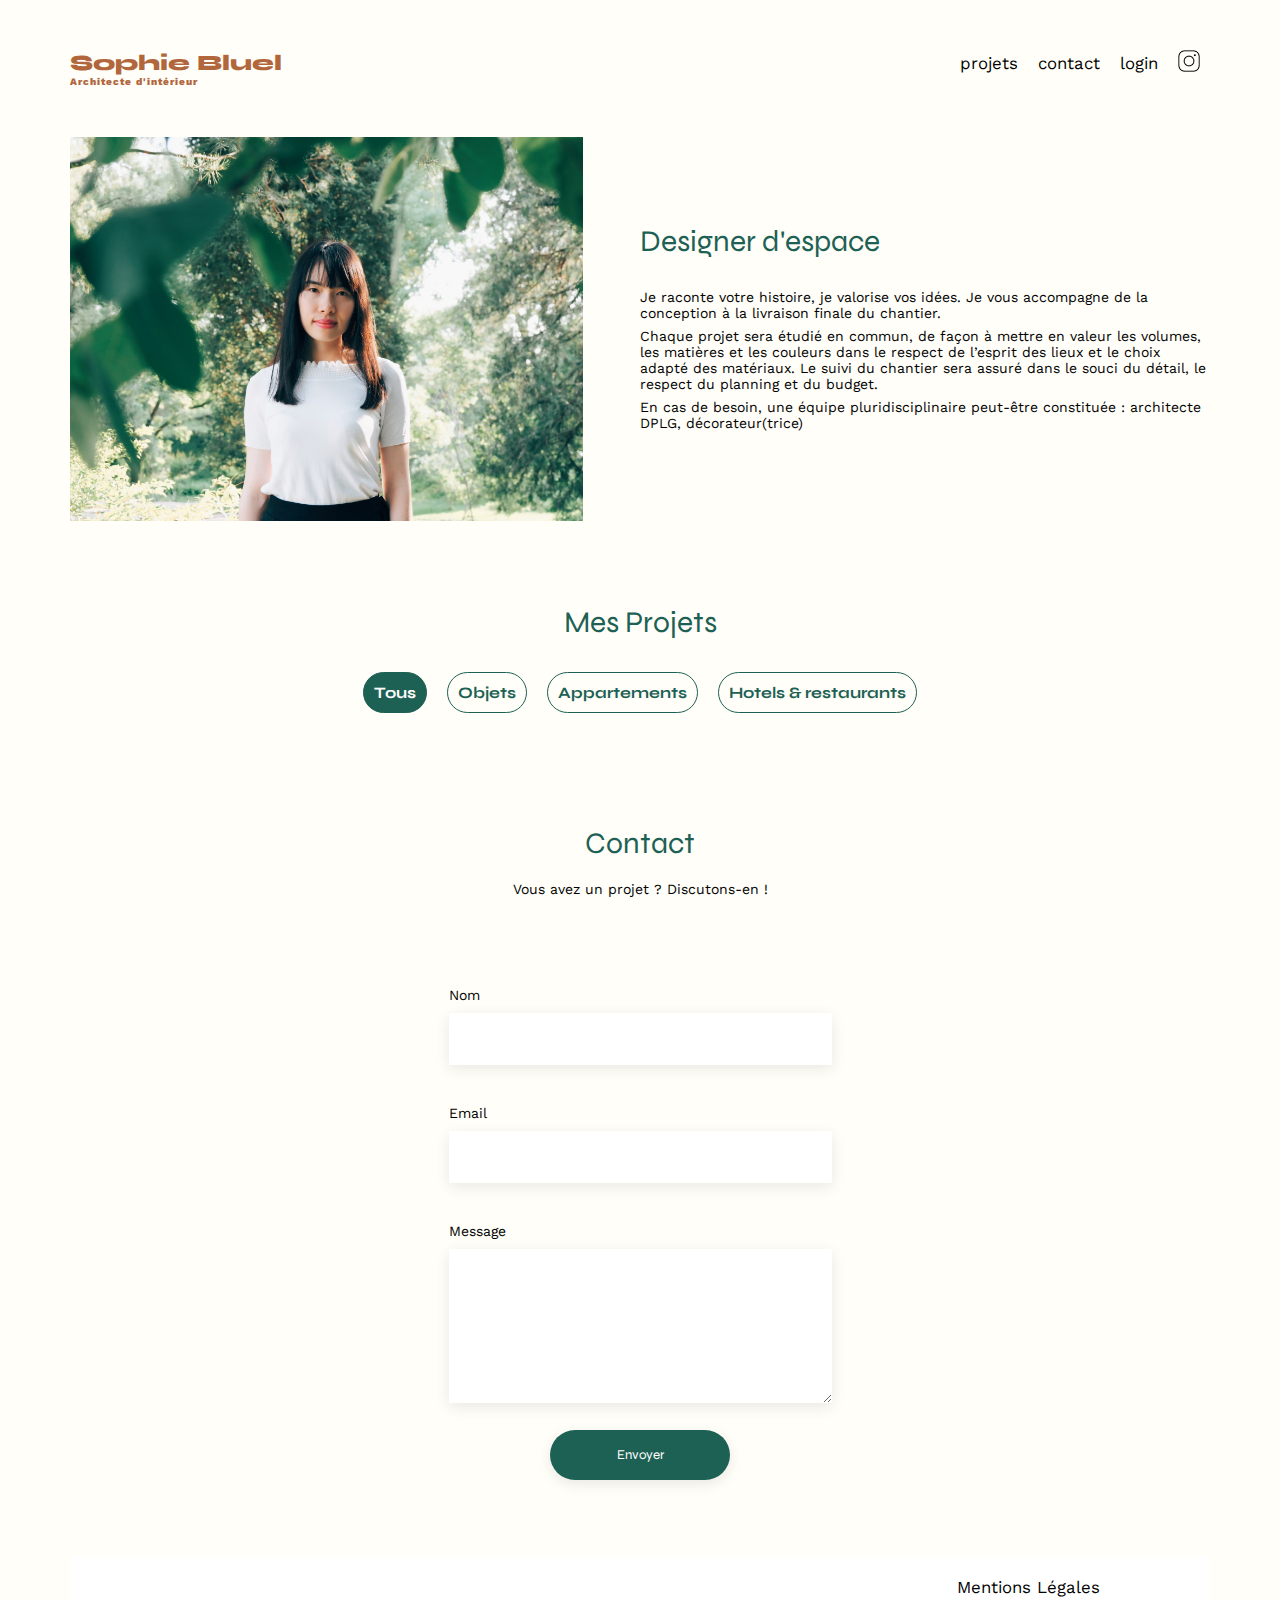
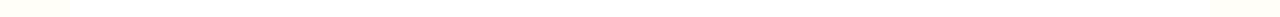
<file: FrontEnd/index.html>
<!DOCTYPE html>
<html lang="fr">
  <head>
    <meta charset="UTF-8" />
    <title>Sophie Bluel - Architecte d'intérieur</title>
    <meta name="viewport" content="width=device-width, initial-scale=1.0" />
    <link rel="preconnect" href="https://fonts.googleapis.com" />
    <link rel="preconnect" href="https://fonts.gstatic.com" crossorigin />
    <link
      href="https://fonts.googleapis.com/css2?family=Syne:wght@700;800&family=Work+Sans:wght@400;700;800&display=swap"
      rel="stylesheet"
    />
    <link
      rel="stylesheet"
      href="https://cdnjs.cloudflare.com/ajax/libs/font-awesome/6.2.1/css/all.min.css"
      integrity="sha512-MV7K8+y+gLIBoVD59lQIYicR65iaqukzvf/nwasF0nqhPay5w/9lJmVM2hMDcnK1OnMGCdVK+iQrJ7lzPJQd1w=="
      crossorigin="anonymous"
      referrerpolicy="no-referrer"
    />
    <meta name="description" content="" />
    <link rel="stylesheet" href="./assets/style.css" />
  </head>
  <body>
    <header>
      <h1>Sophie Bluel <span>Architecte d'intérieur</span></h1>
      <nav>
        <ul>
          <li><a href="#portfolio">projets</a></li>
          <li><a href="#contact">contact</a></li>
          <li class="login_logout"><a href="./login.html">login</a></li>
          <li><img src="./assets/icons/instagram.png" alt="Instagram" /></li>
        </ul>
      </nav>
    </header>
    <main>
      <aside id="modal1" class="modal" aria-hidden="true" style="display: none">
        <div class="modal-1 js-modal-stop" tabindex="0">
          <i class="fa-solid fa-xmark" tabindex="0"></i>
          <h3 class="titlemodal">Galerie photo</h3>
          <div class="project-modale"></div>
          <button class="button1" tabindex="0">
            <span tabindex="0">Ajouter une photo</span>
          </button>
        </div>

        <div class="modal-2 js-modal-stop" tabindex="0">
          <i class="fa-solid fa-arrow-left"></i>
          <i class="fa-solid fa-xmark" tabindex="0"></i>
          <h3 class="titlemodal" tabindex="0">Ajout Photo</h3>
          <div class="ajoutPhoto" tabindex="0">
            <i class="fa-regular fa-image fa-xl"></i>
            <label class="button3" for="file">
              + Ajouter photo
              <input
                type="file"
                id="file"
                accept="image/jpeg, image/png"
                required
                tabindex="0"
              />
            </label>
            <p class="instruction">jpg, png : 4mo max</p>
          </div>
          <form action="#" method="post">
            <label for="title">Titre</label>
            <input type="text" name="title" id="title" required tabindex="0" />
            <label for="categories">Catégorie</label>
            <select id="categories" required tabindex="0">
              <option value="" disabled selected hidden>
                Choisissez une catégorie
              </option>
              <option value="1" label="objets">objets</option>
              <option value="2" label="appartements">appartements</option>
              <option value="3" label="hotels et restaurants">
                hotels & restaurants
              </option>
            </select>
          </form>
          <button class="btn_validate" type="submit" tabindex="0">
            Valider
          </button>
        </div>
      </aside>

      <div class="ModeEdition">
        <i class="fa-solid fa-pen-to-square fa-sm modif_icon1"></i>
        <p>Mode édition</p>
      </div>
      <div id="introduction">
        <figure>
          <img src="./assets/images/sophie-bluel.png" alt="" />
        </figure>
        <article>
          <h2>Designer d'espace</h2>
          <p>
            Je raconte votre histoire, je valorise vos idées. Je vous accompagne
            de la conception à la livraison finale du chantier.
          </p>
          <p>
            Chaque projet sera étudié en commun, de façon à mettre en valeur les
            volumes, les matières et les couleurs dans le respect de l’esprit
            des lieux et le choix adapté des matériaux. Le suivi du chantier
            sera assuré dans le souci du détail, le respect du planning et du
            budget.
          </p>
          <p>
            En cas de besoin, une équipe pluridisciplinaire peut-être constituée
            : architecte DPLG, décorateur(trice)
          </p>
        </article>
      </div>
      <section id="portfolio">
        <h2>Mes Projets</h2>
        <a href="#modal1" class="js-modal modif_button">
          <i class="fa-solid fa-pen-to-square"></i>
          <p>modifier</p>
        </a>
        <div class="filtres">
          <div class="tous"><p>Tous</p></div>
          <div class="objets"><p>Objets</p></div>
          <div class="appartements"><p>Appartements</p></div>
          <div class="hotels"><p>Hotels & restaurants</p></div>
        </div>
        <div class="gallery"></div>
      </section>
      <section id="contact">
        <h2>Contact</h2>
        <p>Vous avez un projet ? Discutons-en !</p>
        <form action="#" method="post">
          <label for="name">Nom</label>
          <input type="text" name="name" id="name" />
          <label for="email">Email</label>
          <input type="email" name="email" id="email" />
          <label for="message">Message</label>
          <textarea name="message" id="message" cols="30" rows="10"></textarea>
          <input type="submit" value="Envoyer" />
        </form>
      </section>
    </main>

    <footer>
      <nav>
        <ul>
          <li>Mentions Légales</li>
        </ul>
      </nav>
    </footer>
    <script src="./assets/Script/script.js"></script>
  </body>
</html>
</file>
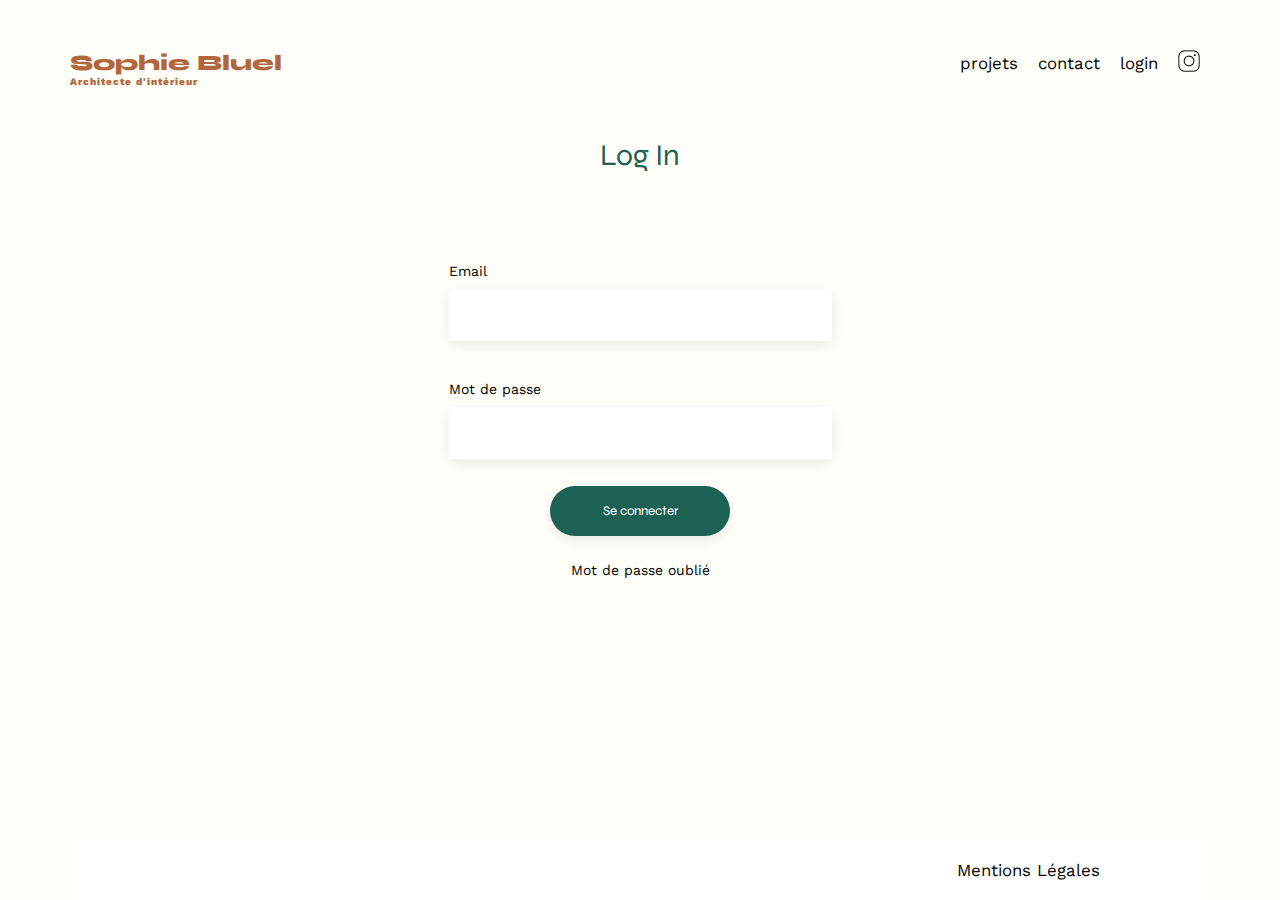
<file: FrontEnd/login.html>
<!DOCTYPE html>
<html lang="fr">
	<head>
		<meta charset="UTF-8">
		<title>Sophie Bluel - Architecte d'intérieur</title>
		<meta name="viewport" content="width=device-width, initial-scale=1.0">
		<link rel="preconnect" href="https://fonts.googleapis.com">
		<link rel="preconnect" href="https://fonts.gstatic.com" crossorigin>
		<link href="https://fonts.googleapis.com/css2?family=Syne:wght@700;800&family=Work+Sans:wght@400;700;800&display=swap" rel="stylesheet">
		<link rel="stylesheet" href="https://cdnjs.cloudflare.com/ajax/libs/font-awesome/6.2.1/css/all.min.css" integrity="sha512-MV7K8+y+gLIBoVD59lQIYicR65iaqukzvf/nwasF0nqhPay5w/9lJmVM2hMDcnK1OnMGCdVK+iQrJ7lzPJQd1w==" crossorigin="anonymous" referrerpolicy="no-referrer">
		<meta name="description" content="">
		<link rel="stylesheet" href="./assets/style.css">
	</head>
	<body>
		<header>
			<h1>Sophie Bluel <span>Architecte d'intérieur</span></h1>
			<nav>
				<ul>
					<li><a href="./index.html#portfolio">projets</a></li>
					<li><a href="./index.html#contact">contact</a></li>
					<li class="login_logout"><a href="./login.html">login</a></li>
					<li><img src="./assets/icons/instagram.png" alt="Instagram"></li>
				</ul>
			</nav>
		</header>
		<main>
			<h2 class="login_center">Log In</h2>
			<form>
				<label for="emailInput">Email</label>
				<input id="emailInput" type="email" required>
				<label for="passwordInput">Mot de passe</label>
				<input id="passwordInput" type="password" required>
				<input id="send-input" type="submit" value="Se connecter">
				<p id="error-message">Erreur dans l’identifiant ou le mot de passe</p>
				<a href="#">Mot de passe oublié</a>
			</form>
		</main>
		<footer>
			<nav>
				<ul>
					<li>Mentions Légales</li>
				</ul>
			</nav>
		</footer>
		<script src="./assets/Script/script_login.js"></script>
	</body>
</html>
</file>
<file: FrontEnd/assets/style.css>
/* http://meyerweb.com/eric/tools/css/reset/
   v2.0 | 20110126
   License: none (public domain)
*/
html,
body,
div,
span,
applet,
object,
iframe,
h1,
h2,
h3,
h4,
h5,
h6,
p,
blockquote,
pre,
a,
abbr,
acronym,
address,
big,
cite,
code,
del,
dfn,
em,
img,
ins,
kbd,
q,
s,
samp,
small,
strike,
strong,
sub,
sup,
tt,
var,
b,
u,
i,
center,
dl,
dt,
dd,
ol,
ul,
li,
fieldset,
form,
label,
legend,
table,
caption,
tbody,
tfoot,
thead,
tr,
th,
td,
article,
aside,
canvas,
details,
embed,
figure,
figcaption,
footer,
header,
hgroup,
menu,
nav,
output,
ruby,
section,
summary,
time,
mark,
audio,
video {
  margin: 0;
  padding: 0;
  border: 0;
  font-size: 100%;
  font: inherit;
  vertical-align: baseline;
}
/* HTML5 display-role reset for older browsers */
article,
aside,
details,
figcaption,
figure,
footer,
header,
hgroup,
menu,
nav,
section {
  display: block;
}
ol,
ul {
  list-style: none;
}
blockquote,
q {
  quotes: none;
}
blockquote:before,
blockquote:after,
q:before,
q:after {
  content: "";
  content: none;
}
table {
  border-collapse: collapse;
  border-spacing: 0;
}
/** end reset css**/
/* Variables CSS */
:root {
  --main-color: #1d6154;
  --primary-color: #b1663c;
  --secondary-color: #b3b3b3;
  --background-color: #fffef8;
}

/* Styles globaux */
body {
  max-width: 1140px;
  margin: auto;
  font-family: "Work Sans", sans-serif;
  font-size: 14px;
  background: var(--background-color);
  display: flex;
  flex-direction: column;
  min-height: 100vh;
}
header {
  display: flex;
  justify-content: space-between;
  margin: 50px 0;
}
main {
  display: flex;
  flex-direction: column;
  flex: 1;
}

h1,
h2 {
  font-family: "Syne", sans-serif;
}

h1 {
  display: flex;
  flex-direction: column;
  font-size: 22px;
  font-weight: 800;
  color: var(--primary-color);
}

h1 > span {
  font-family: "Work Sans", sans-serif;
  font-size: 10px;
  letter-spacing: 0.1em;
}

h2 {
  text-align: center;
  font-size: 30px;
  color: var(--main-color);
}

header nav ul {
  display: flex;
  align-items: center;
}
li img {
  max-width: 22px;
}
nav li {
  padding: 0 10px;
  font-size: 1.2em;
}

a:hover {
  color: var(--primary-color);
}
footer {
  text-align: right;
  padding: 20px 100px;
  background-color: white;
  flex-shrink: 0;
}

/* Introduction Styles */
#introduction {
  display: flex;
  align-items: center;
}

#introduction figure,
#introduction article {
  flex: 1;
}

#introduction img {
  width: 90%;
}

#introduction h2 {
  margin-bottom: 1em;
  text-align: left;
}

#introduction p {
  margin-bottom: 0.5em;
}

/* Portfolio Styles */
.gallery {
  display: grid;
  grid-template-columns: repeat(3, 1fr);
  gap: 20px;
}

.gallery img {
  width: 100%;
}
.filtres {
  display: flex;
  justify-content: center;
  gap: 20px;
}
.filtres > * {
  border-radius: 60px;
  border: 1px solid var(--main-color);
  padding: 10px 10px;
  color: var(--main-color);
  text-align: center;
  font-family: Syne;
  font-size: 16px;
  font-style: normal;
  font-weight: 700;
  line-height: normal;
}
.active {
  background: var(--main-color);
  color: white;
}
figcaption {
  text-align: left;
  font-size: 13px;
  padding-top: 10px;
}
/* Contact Styles */
#contact p {
  text-align: center;
}

#contact h2 {
  margin-bottom: 20px;
}
/* page login */
form {
  margin: 50px auto;
  display: flex;
  flex-direction: column;
  width: fit-content;
}
textarea,
input {
  width: 379px;
}
.button1,
input,
textarea,
select {
  border-style: none;
  box-shadow: 0px 4px 14px 0px #00000017;
  min-height: 50px;
}
a,
a:visited {
  text-align: center;
  color: black;
  text-decoration: none;
}
#error-message {
  display: none;
  color: red;
  text-align: center;
  padding: 10px;
}
input[type="submit"],
.button1 {
  font-family: "Syne", sans-serif;
  color: white;
  background-color: var(--main-color);
  margin: 2em auto;
  width: 180px;
  border-radius: 60px;
}
label {
  padding: 40px 0 10px 0;
}
#portfolio {
  display: flex;
  flex-direction: column;
  gap: 2rem;
  margin: 80px auto;
}
.modif_button {
  margin-top: -56px;
  align-self: center;
  margin-right: -300px;
  gap: 5px;
  flex-direction: row;
  align-items: center;
  display: none;
}
/* Modale Styles */
.modal {
  position: fixed;
  display: flex;
  align-items: center;
  justify-content: center;
  top: 0;
  left: 0;
  width: 100%;
  height: 100%;
  background: rgba(0, 0, 0, 0.3);
}
.modal-1 {
  overflow: auto;
  width: 630px;
  max-width: calc(100vw - 20px);
  max-height: calc(100vh - 20px);
  padding: 20px;
  background-color: white;
  display: flex;
  flex-direction: column;
  align-items: center;
  border-radius: 10px;
}
.modal-2 {
  background: white;
  padding: 20px;
  display: none;
  text-align: center;
}
.titlemodal {
  font-size: 26px;
  text-align: center;
  padding: 20px;
}
.fa-xmark {
  align-self: flex-end;
  float: inline-end;
}
.project-modale {
  display: flex;
  gap: 10px;
  flex-wrap: wrap;
  width: 80%;
  padding-bottom: 30px;
  border-bottom: 1px solid var(--secondary-color);
}

.project-modale img {
  width: 77px;
  height: 102px;
  margin: 5px;
}
.trash {
  position: relative;
}
i.fa-solid.fa-trash-can {
  position: absolute;
  bottom: 85px;
  right: 10px;
  color: white;
  background-color: black;
  text-align: center;
  padding: 3px;
  border-radius: 3px;
}

i.fa-solid.fa-arrow-left {
  width: 20px;
  height: 20px;
  float: left;
}
i,
a {
  cursor: pointer;
}
.ajoutPhoto {
  display: flex;
  flex-direction: column;
  align-items: center;
  margin: 0 20px;
  height: 170px;
  background-color: #e8f1f6;
  justify-content: space-around;
}
.fa-image {
  color: #b9c5cc;
  font-size: 60px;
  line-height: normal;
}

.button3 {
  all: unset;
}

.button3 label {
  font-family: "Work Sans", sans-serif;
  font-weight: 500;
  font-size: 14px;
  color: var(--main-color);
  background-color: #cbd6dc;
  padding: 10px 32px;
  text-align: center;
  border-radius: 50px;
}

.button3 input {
  display: none;
}
label.button3 {
  border-radius: 50px;
  background: #cbd6dc;
  color: #306685;
  padding: 10px 33px;
}

.instruction {
  font-size: 10px;
}
.modal-2 > form {
  text-align: left;
  margin: 0 20px 20px;
  padding-bottom: 30px;
  border-bottom: 1px solid #b3b3b3;
}
.btn_validate {
  margin: 0 20px;
  border-radius: 60px;
  background: #a7a7a7;
  color: white;
  font-family: "Syne", sans-serif;
  font-size: 14px;
  border: none;
  width: 237px;
  height: 36px;
}
.btn_validate.valid {
  background-color: var(--main-color);
}
#categories {
  color: #6c6c6c;
}
img.uploaded-photo {
  height: 169px;
  width: fit-content;
}
.invalid {
  box-shadow: 0 0 5px 1px red;
}

.ModeEdition {
  position: fixed;
  background-color: black;
  color: white;
  padding: 10px;
  top: 0;
  left: 0;
  display: none;
  justify-content: center;
  align-items: center;
  width: 100%;
  gap: 10px;
  font-size: 16px;
}
</file>
